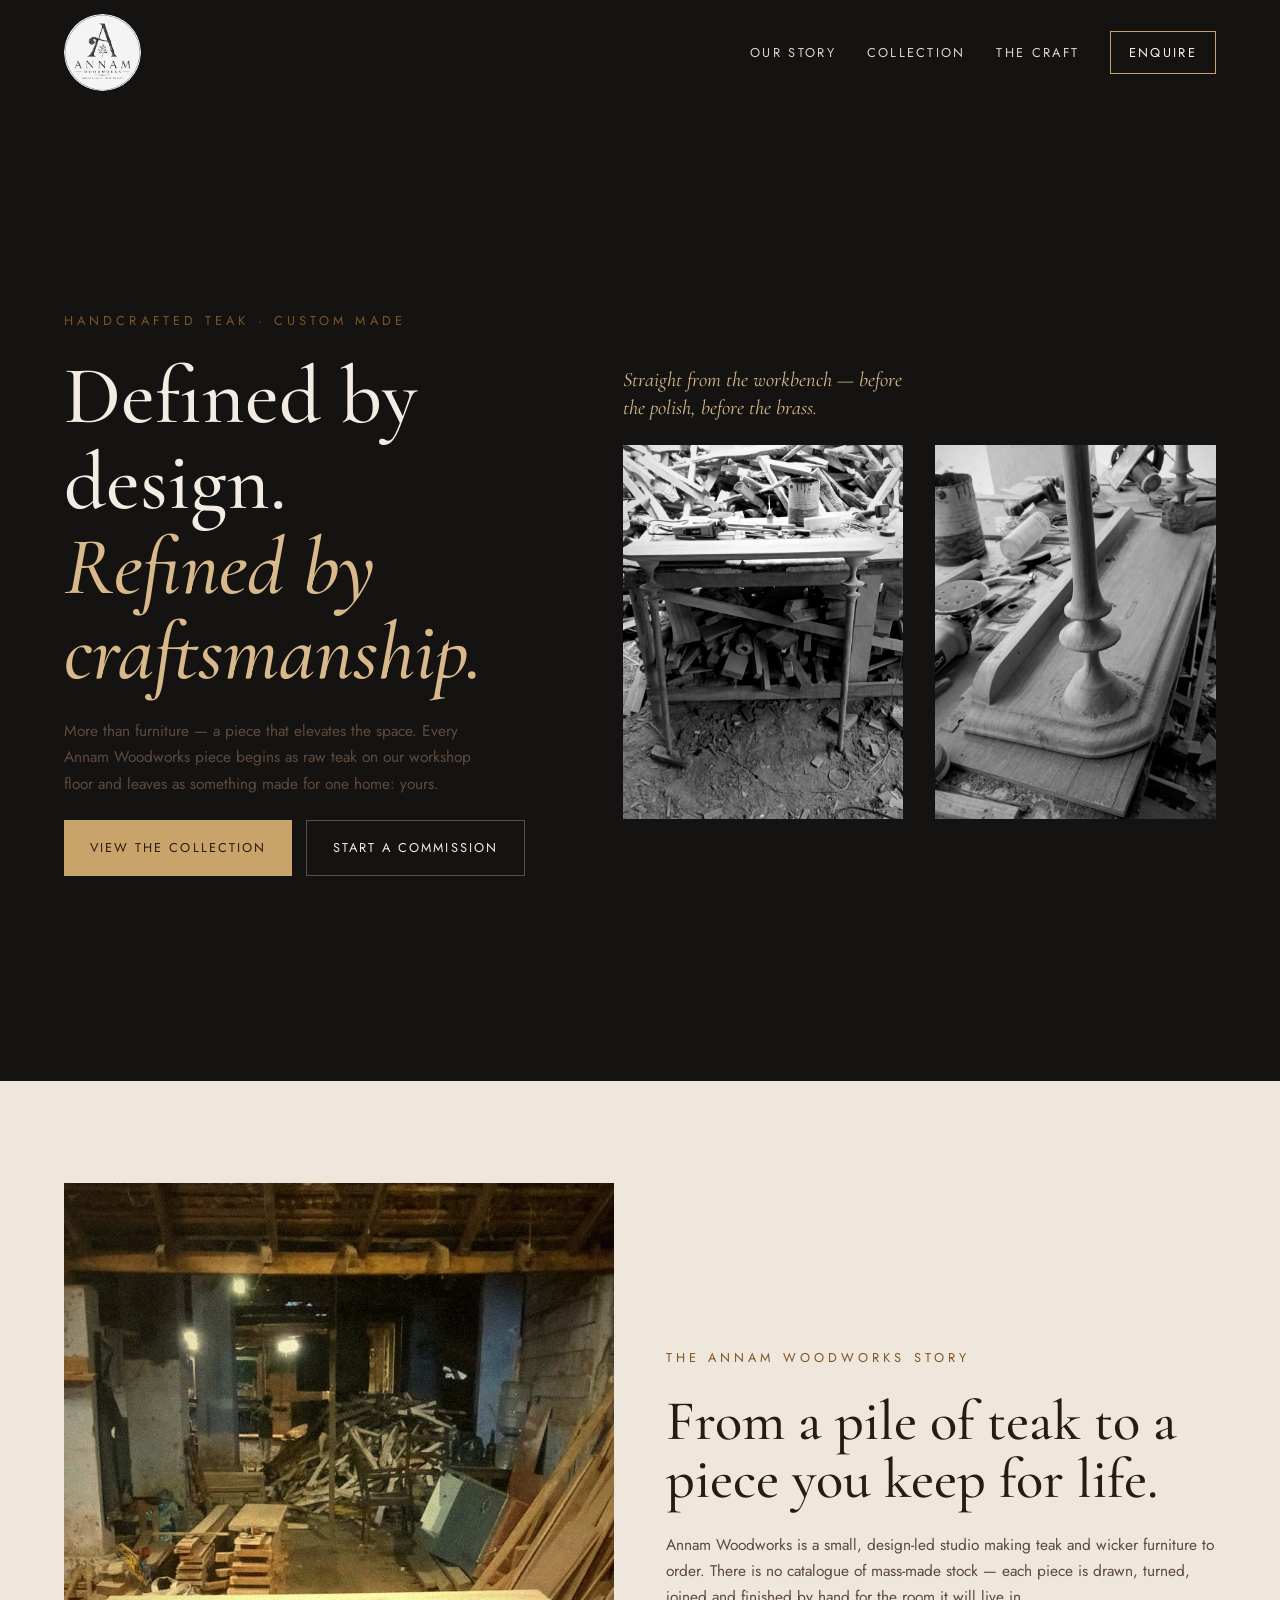
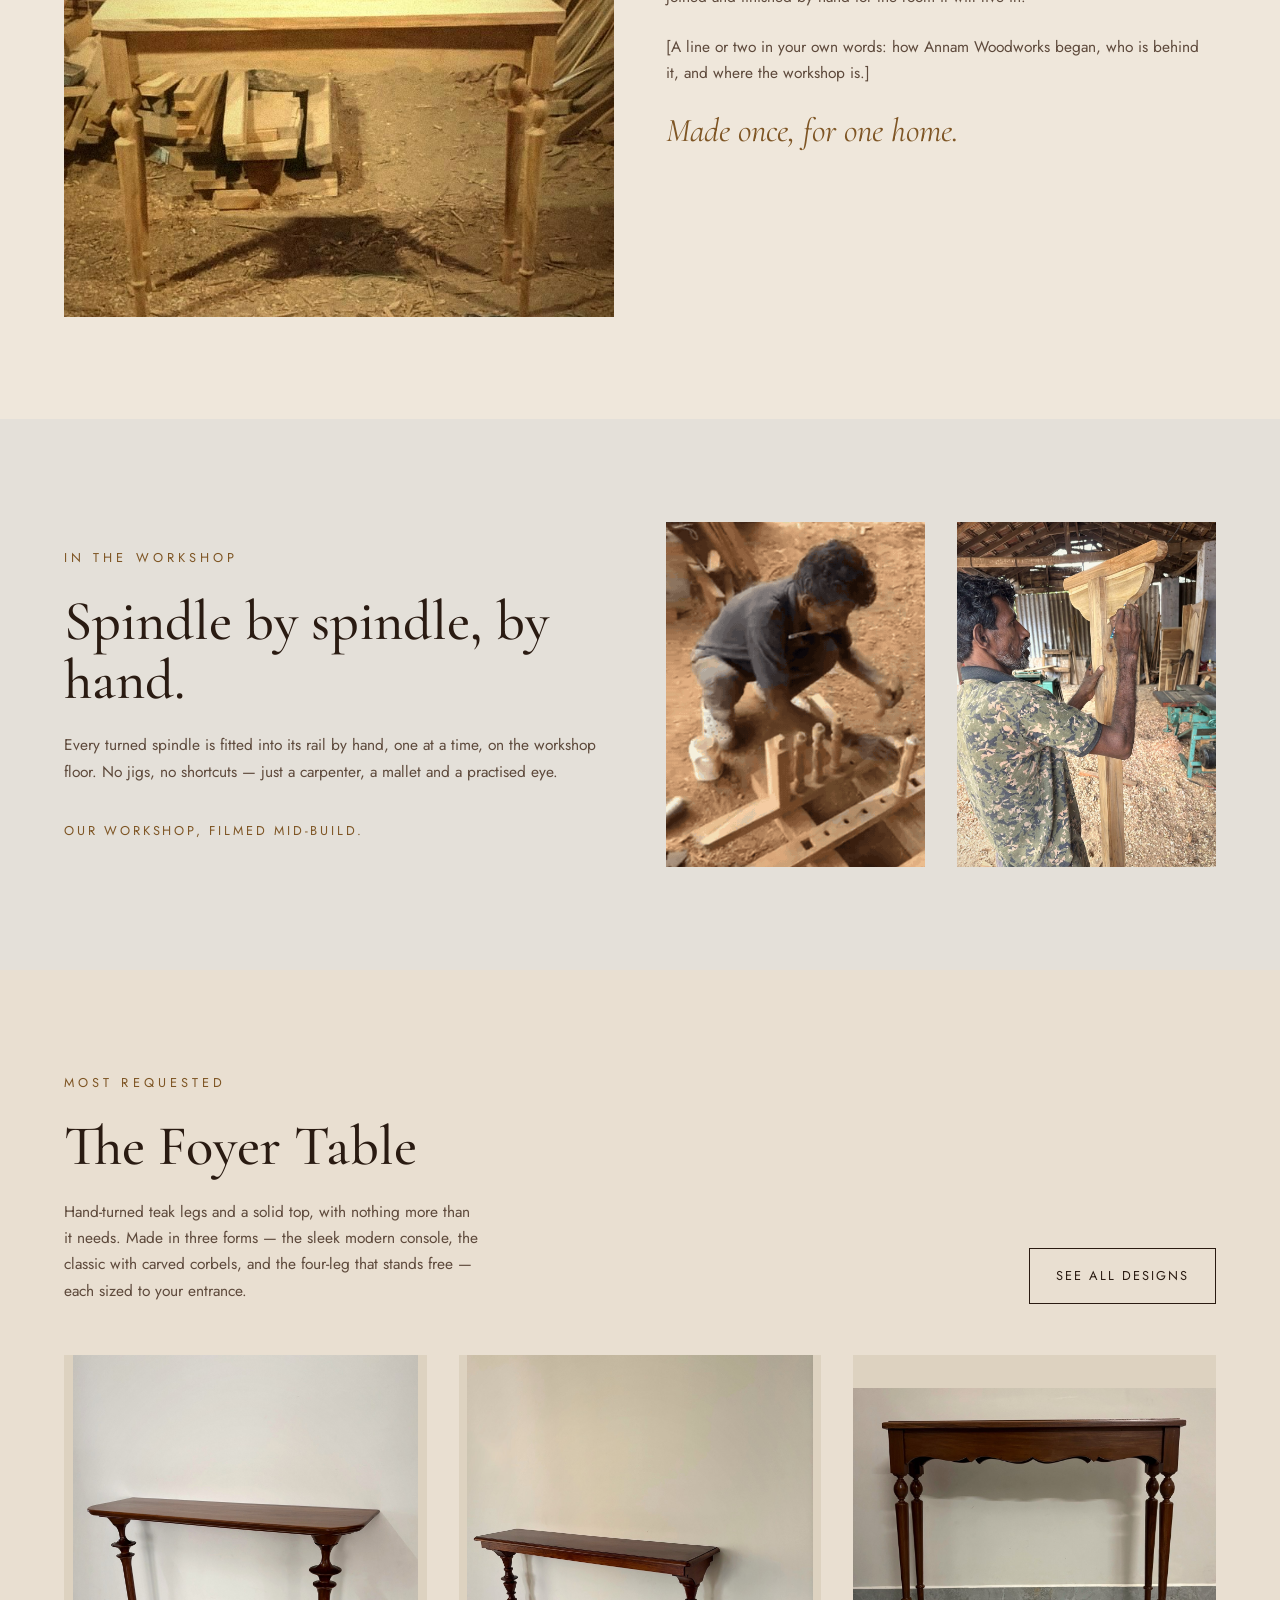
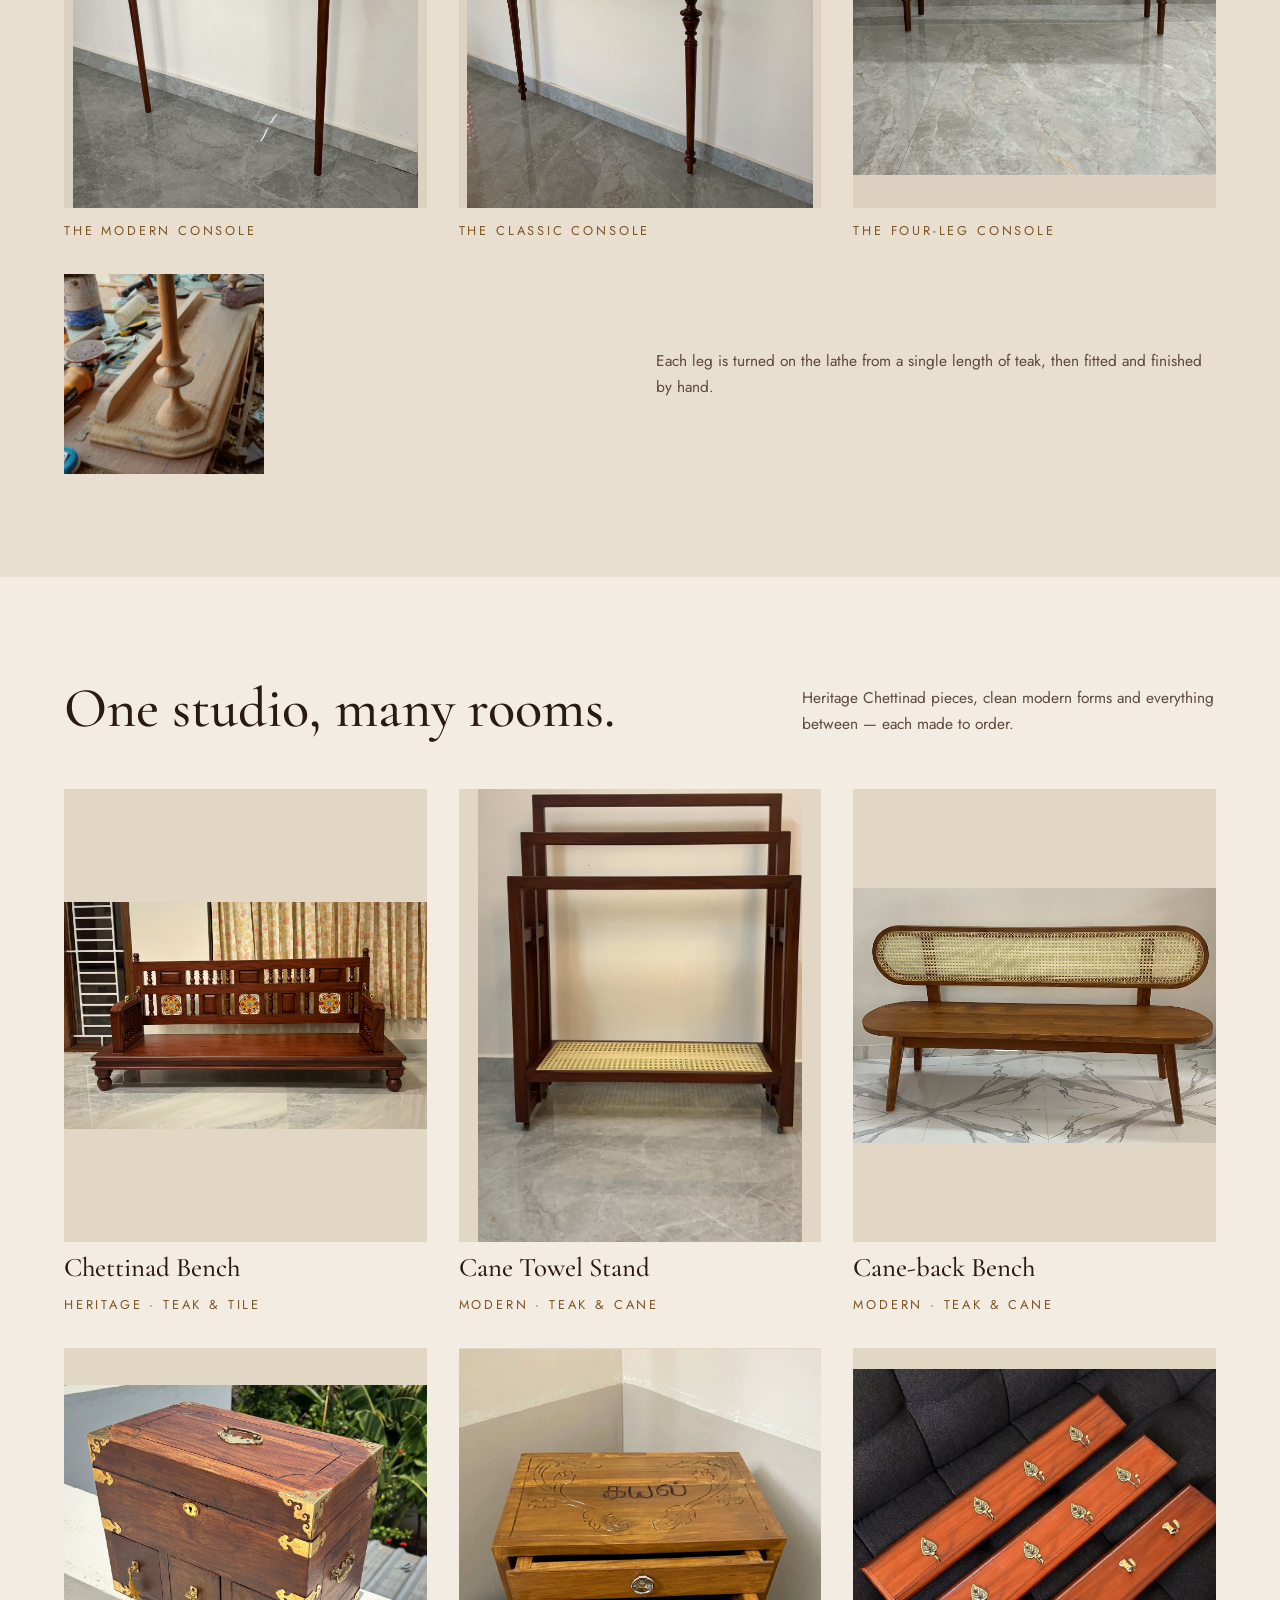
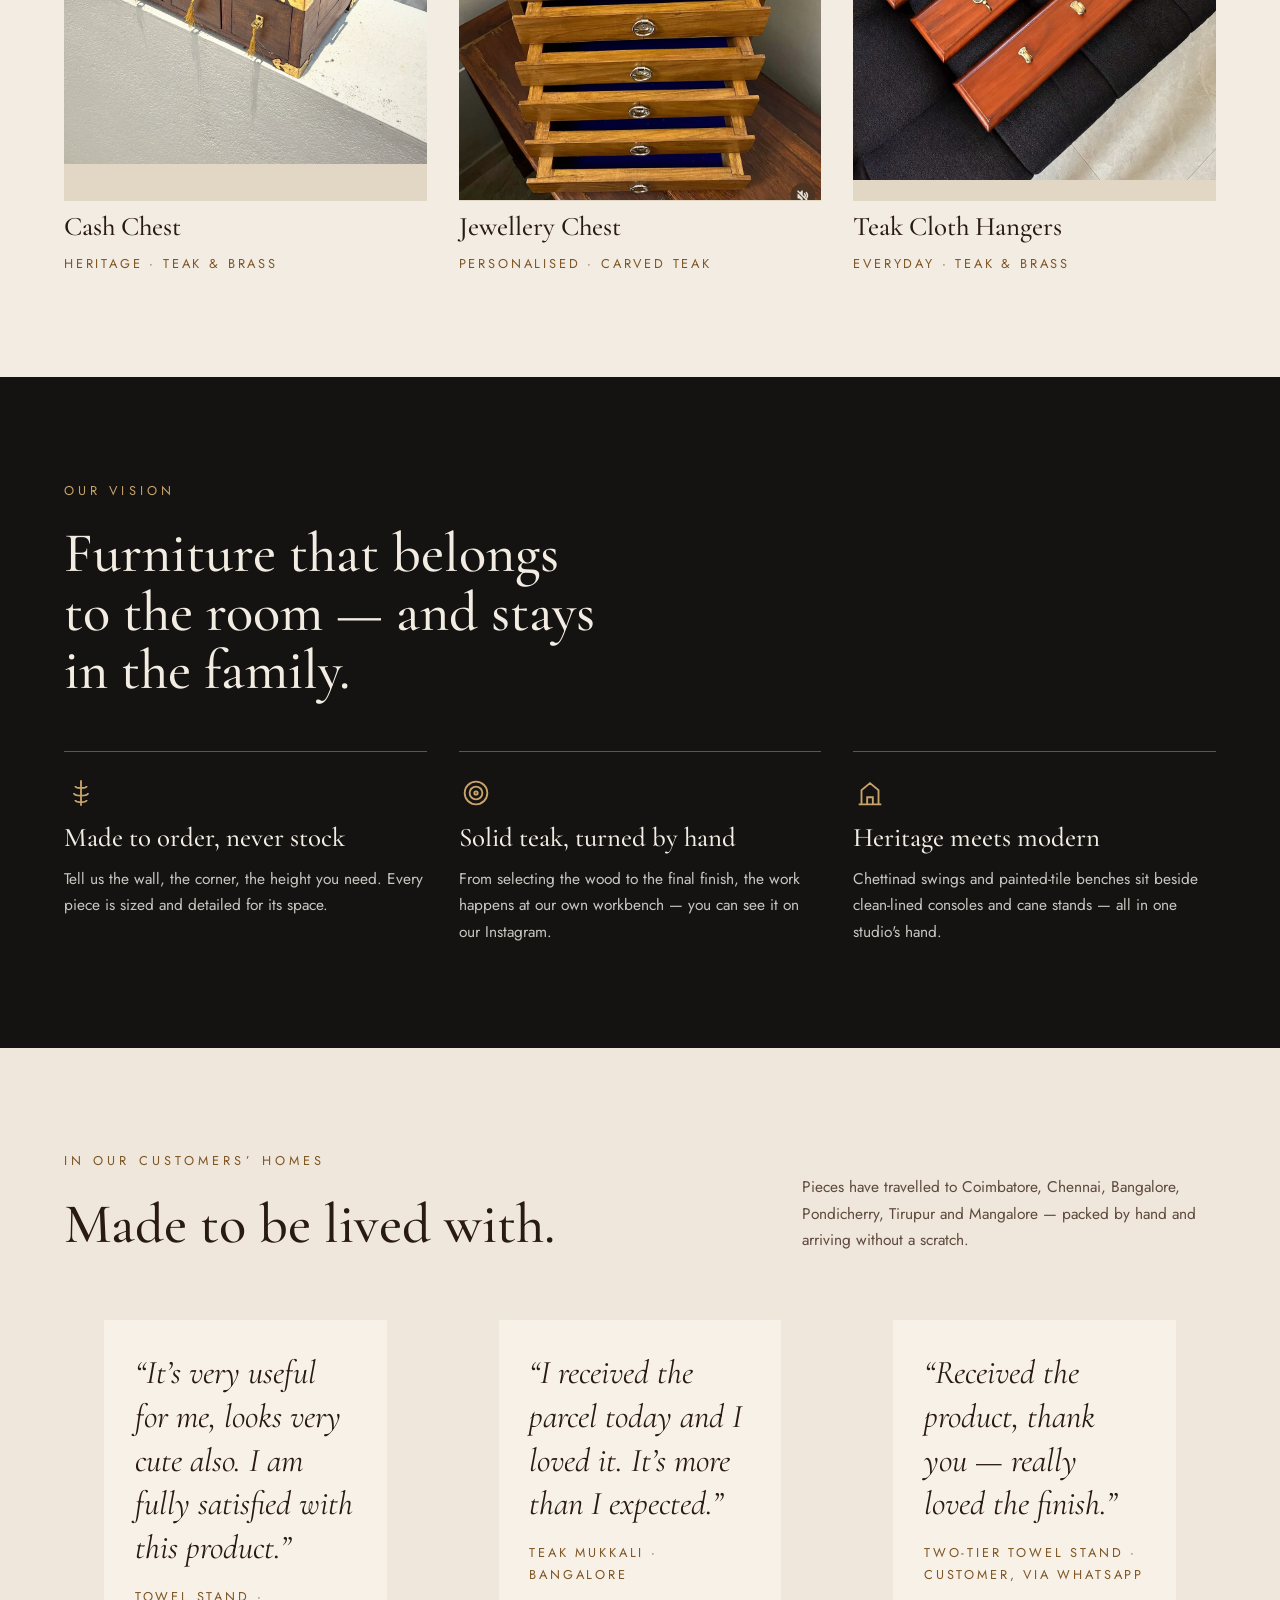
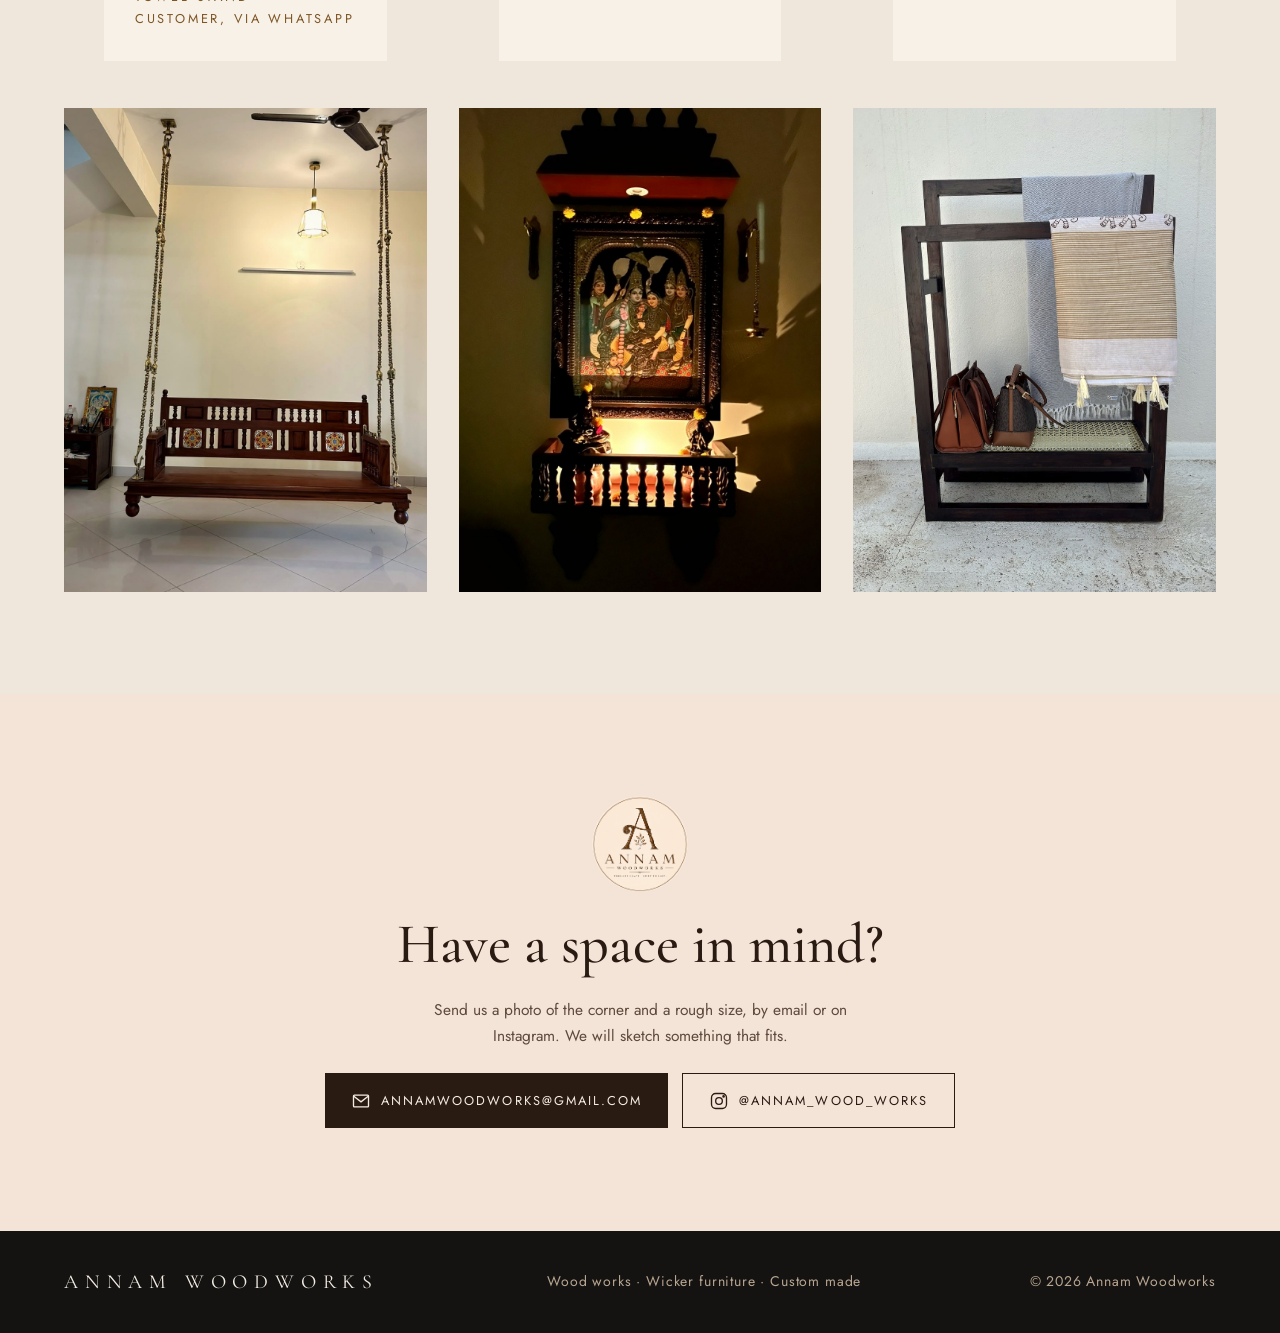
<file: index.html>
<!doctype html>
<html lang="en">
<head>
<meta charset="utf-8">
<meta name="viewport" content="width=device-width, initial-scale=1">
<title>Annam Woodworks — Handcrafted teak furniture, made to order</title>
<meta name="description" content="Annam Woodworks makes custom teak and wicker furniture by hand — foyer tables, Chettinad benches, cane towel stands, chests and more.">
<link rel="icon" href="images/logo.png">
<link rel="preconnect" href="https://fonts.googleapis.com">
<link rel="preconnect" href="https://fonts.gstatic.com" crossorigin>
<link href="https://fonts.googleapis.com/css2?family=Cormorant+Garamond:ital,wght@0,400;0,500;0,600;1,400;1,500&family=Jost:wght@300;400;500&display=swap" rel="stylesheet">
<link rel="stylesheet" href="styles.css">
</head>
<body>

<header class="site-head">
  <div class="wrap">
    <a class="brand" href="index.html"><img class="bw" src="images/logo.png" alt="Annam Woodworks"></a>
    <nav class="nav">
      <a href="#story">Our story</a>
      <a href="collection.html">Collection</a>
      <a href="#craft">The craft</a>
      <a class="btn-ghost" href="#contact">Enquire</a>
    </nav>
  </div>
</header>

<!-- HERO -->
<section class="hero">
  <div class="wrap">
    <div class="stack">
      <p class="eyebrow">Handcrafted teak · Custom made</p>
      <h1>Defined by design.<br><em>Refined by craftsmanship.</em></h1>
      <p class="lede measure">More than furniture — a piece that elevates the space. Every Annam Woodworks piece begins as raw teak on our workshop floor and leaves as something made for one home: yours.</p>
      <div class="btn-row">
        <a class="btn btn--gold" href="collection.html">View the collection</a>
        <a class="btn btn--outline" href="#contact">Start a commission</a>
      </div>
    </div>
    <div class="hero-art">
      <div class="stack">
        <p class="hero-note">Straight from the workbench — before the polish, before the brass.</p>
        <img class="bw shot shot--tall" src="images/workshop-console-raw.jpg" alt="An unfinished teak console table on the workbench">
      </div>
      <img class="bw shot shot--tall" src="images/workshop-legs.jpg" alt="Hand-turned teak legs being fitted to a console top in the workshop">
    </div>
  </div>
</section>

<!-- STORY -->
<section id="story" class="band band--linen">
  <div class="wrap split split--media-first">
    <img class="tone shot shot--tall" src="images/workshop-floor-rustic.jpg" alt="The Annam Woodworks workshop, with teak planks stacked and a console frame taking shape">
    <div class="stack">
      <p class="eyebrow">The Annam Woodworks story</p>
      <h2>From a pile of teak to a piece you keep for life.</h2>
      <p class="lede">Annam Woodworks is a small, design-led studio making teak and wicker furniture to order. There is no catalogue of mass-made stock — each piece is drawn, turned, joined and finished by hand for the room it will live in.</p>
      <p class="lede">[A line or two in your own words: how Annam Woodworks began, who is behind it, and where the workshop is.]</p>
      <p class="quote" style="color: var(--brass);">Made once, for one home.</p>
    </div>
  </div>
</section>

<!-- IN THE WORKSHOP -->
<section class="band band--mist">
  <div class="wrap split">
    <div class="stack">
      <p class="eyebrow">In the workshop</p>
      <h2>Spindle by spindle, by hand.</h2>
      <p class="lede">Every turned spindle is fitted into its rail by hand, one at a time, on the workshop floor. No jigs, no shortcuts — just a carpenter, a mallet and a practised eye.</p>
      <p class="cap">Our workshop, filmed mid-build.</p>
    </div>
    <div class="grid-2">
      <img class="tone shot shot--tall" src="images/workshop-loop.gif" alt="An Annam Woodworks carpenter fitting turned teak spindles into a bench rail">
      <img class="tone shot shot--tall" src="images/workshop-carpenter.jpg" alt="A carpenter marking out a console frame in the thatched workshop">
    </div>
  </div>
</section>

<!-- FEATURED: FOYER TABLE -->
<section class="band band--stone">
  <div class="wrap">
    <div class="head-row">
      <div class="stack">
        <p class="eyebrow">Most requested</p>
        <h2>The Foyer Table</h2>
        <p class="lede measure">Hand-turned teak legs and a solid top, with nothing more than it needs. Made in three forms — the sleek modern console, the classic with carved corbels, and the four-leg that stands free — each sized to your entrance.</p>
      </div>
      <a class="btn btn--outline" href="collection.html">See all designs</a>
    </div>
    <div class="grid-3">
      <figure>
        <img class="tone shot shot--whole" src="images/foyer-modern-refined.jpg" alt="Modern two-leg teak foyer table with a rounded top">
        <figcaption class="cap">The modern console</figcaption>
      </figure>
      <figure>
        <img class="tone shot shot--whole" src="images/foyer-classic-refined.jpg" alt="Classic teak foyer table with turned legs and carved corbels">
        <figcaption class="cap">The classic console</figcaption>
      </figure>
      <figure>
        <img class="tone shot shot--whole" src="images/foyer-fourleg.jpg" alt="Four-leg teak foyer table with a scalloped apron">
        <figcaption class="cap">The four-leg console</figcaption>
      </figure>
    </div>
    <div class="grid-2" style="margin-top: var(--gap); align-items: center;">
      <img class="tone shot shot--square" src="images/workshop-legs.jpg" alt="Foyer table legs before finishing" style="max-width: 200px;">
      <p class="lede">Each leg is turned on the lathe from a single length of teak, then fitted and finished by hand.</p>
    </div>
  </div>
</section>

<!-- COLLECTION PREVIEW -->
<section class="band">
  <div class="wrap">
    <div class="head-row">
      <h2 class="measure">One studio, many rooms.</h2>
      <p class="lede measure">Heritage Chettinad pieces, clean modern forms and everything between — each made to order.</p>
    </div>
    <div class="grid-3">
      <a class="card-link" href="collection.html">
        <img class="tone shot shot--whole" src="images/bench.jpg" alt="Teak Chettinad bench with hand-painted tiles and turned spindles">
        <h3>Chettinad Bench</h3>
        <p class="cap" style="margin: 0;">Heritage · Teak &amp; tile</p>
      </a>
      <a class="card-link" href="collection.html">
        <img class="tone shot shot--whole" src="images/towel-stand-card.jpg" alt="Teak towel stand with three rails and a woven cane shelf">
        <h3>Cane Towel Stand</h3>
        <p class="cap" style="margin: 0;">Modern · Teak &amp; cane</p>
      </a>
      <a class="card-link" href="collection.html">
        <img class="tone shot shot--whole" src="images/cane-bench-front.jpg" alt="Teak bench with a rounded hand-woven cane back">
        <h3>Cane-back Bench</h3>
        <p class="cap" style="margin: 0;">Modern · Teak &amp; cane</p>
      </a>
      <a class="card-link" href="collection.html">
        <img class="tone shot shot--whole" src="images/cashbox-closed.jpg" alt="Teak cash chest with engraved brass fittings and three drawers">
        <h3>Cash Chest</h3>
        <p class="cap" style="margin: 0;">Heritage · Teak &amp; brass</p>
      </a>
      <a class="card-link" href="collection.html">
        <img class="tone shot shot--whole" src="images/jewellery-chest.jpg" alt="Teak jewellery chest with six drawers and a carved lid">
        <h3>Jewellery Chest</h3>
        <p class="cap" style="margin: 0;">Personalised · Carved teak</p>
      </a>
      <a class="card-link" href="collection.html">
        <img class="tone shot shot--whole" src="images/cloth-hangers.jpg" alt="Teak wall hangers with cast brass hooks">
        <h3>Teak Cloth Hangers</h3>
        <p class="cap" style="margin: 0;">Everyday · Teak &amp; brass</p>
      </a>
    </div>
  </div>
</section>

<!-- VISION -->
<section id="craft" class="band band--dark">
  <div class="wrap">
    <div class="stack" style="max-width: 60ch; margin-bottom: clamp(32px, 4vw, 56px);">
      <p class="eyebrow">Our vision</p>
      <h2 style="color: #F3ECE2;">Furniture that belongs to the room — and stays in the family.</h2>
    </div>
    <div class="grid-3">
      <div class="pillar">
        <svg viewBox="0 0 24 24" fill="none" stroke="#C9A46A" stroke-width="1.3" aria-hidden="true"><path d="M12 3v18M8 7c0 2 8 2 8 0M7 12c0 2.5 10 2.5 10 0M8 17c0 2 8 2 8 0"></path></svg>
        <h3 style="color: #F3ECE2;">Made to order, never stock</h3>
        <p class="lede">Tell us the wall, the corner, the height you need. Every piece is sized and detailed for its space.</p>
      </div>
      <div class="pillar">
        <svg viewBox="0 0 24 24" fill="none" stroke="#C9A46A" stroke-width="1.3" aria-hidden="true"><circle cx="12" cy="12" r="8"></circle><circle cx="12" cy="12" r="4.5"></circle><circle cx="12" cy="12" r="1.2"></circle></svg>
        <h3 style="color: #F3ECE2;">Solid teak, turned by hand</h3>
        <p class="lede">From selecting the wood to the final finish, the work happens at our own workbench — you can see it on our Instagram.</p>
      </div>
      <div class="pillar">
        <svg viewBox="0 0 24 24" fill="none" stroke="#C9A46A" stroke-width="1.3" aria-hidden="true"><path d="M4 20h16M6 20V10l6-5 6 5v10M10 20v-5h4v5"></path></svg>
        <h3 style="color: #F3ECE2;">Heritage meets modern</h3>
        <p class="lede">Chettinad swings and painted-tile benches sit beside clean-lined consoles and cane stands — all in one studio's hand.</p>
      </div>
    </div>
  </div>
</section>

<!-- VOICES -->
<section class="band band--linen">
  <div class="wrap">
    <div class="head-row">
      <div class="stack">
        <p class="eyebrow">In our customers’ homes</p>
        <h2>Made to be lived with.</h2>
      </div>
      <p class="lede measure">Pieces have travelled to Coimbatore, Chennai, Bangalore, Pondicherry, Tirupur and Mangalore — packed by hand and arriving without a scratch.</p>
    </div>
    <div class="grid-3" style="margin-bottom: var(--gap);">
      <blockquote class="quote-card">
        <p class="quote">“It’s very useful for me, looks very cute also. I am fully satisfied with this product.”</p>
        <p class="cap" style="margin: 0;">Towel stand · Customer, via WhatsApp</p>
      </blockquote>
      <blockquote class="quote-card">
        <p class="quote">“I received the parcel today and I loved it. It’s more than I expected.”</p>
        <p class="cap" style="margin: 0;">Teak mukkali · Bangalore</p>
      </blockquote>
      <blockquote class="quote-card">
        <p class="quote">“Received the product, thank you — really loved the finish.”</p>
        <p class="cap" style="margin: 0;">Two-tier towel stand · Customer, via WhatsApp</p>
      </blockquote>
    </div>
    <div class="grid-3">
      <img class="tone shot shot--tall" src="images/home-oonjal.jpg" alt="A teak oonjal swing hung in a customer's living room">
      <img class="tone shot shot--tall" src="images/home-pooja-mandir.jpg" alt="A carved pooja mandir lit with lamps in a customer's home">
      <img class="tone shot shot--tall" src="images/towel-styled.jpg" alt="Towel stand in use with towels and bags">
    </div>
  </div>
</section>

<!-- CONTACT -->
<section id="contact" class="band band--blush">
  <div class="wrap stack" style="align-items: center; text-align: center;">
    <img src="images/logo.png" alt="" style="width: 96px; height: 96px; border-radius: 50%;">
    <h2>Have a space in mind?</h2>
    <p class="lede measure">Send us a photo of the corner and a rough size, by email or on Instagram. We will sketch something that fits.</p>
    <div class="btn-row" style="justify-content: center;">
      <a class="btn btn--solid" href="mailto:annamwoodworks@gmail.com">
        <svg width="20" height="20" viewBox="0 0 24 24" fill="none" stroke="#F3ECE2" stroke-width="1.6" aria-hidden="true"><rect x="3" y="5" width="18" height="14" rx="1"></rect><path d="M3 6l9 7 9-7"></path></svg>
        annamwoodworks@gmail.com
      </a>
      <a class="btn btn--outline" href="https://www.instagram.com/annam_wood_works/">
        <svg width="20" height="20" viewBox="0 0 24 24" fill="none" stroke="#2A1B12" stroke-width="1.6" aria-hidden="true"><rect x="3" y="3" width="18" height="18" rx="5"></rect><circle cx="12" cy="12" r="4"></circle><circle cx="17.5" cy="6.5" r="0.8"></circle></svg>
        @annam_wood_works
      </a>
    </div>
  </div>
</section>

<footer class="site-foot">
  <div class="wrap">
    <span class="mark">ANNAM WOODWORKS</span>
    <span>Wood works · Wicker furniture · Custom made</span>
    <span>© 2026 Annam Woodworks</span>
  </div>
</footer>

</body>
</html>
</file>
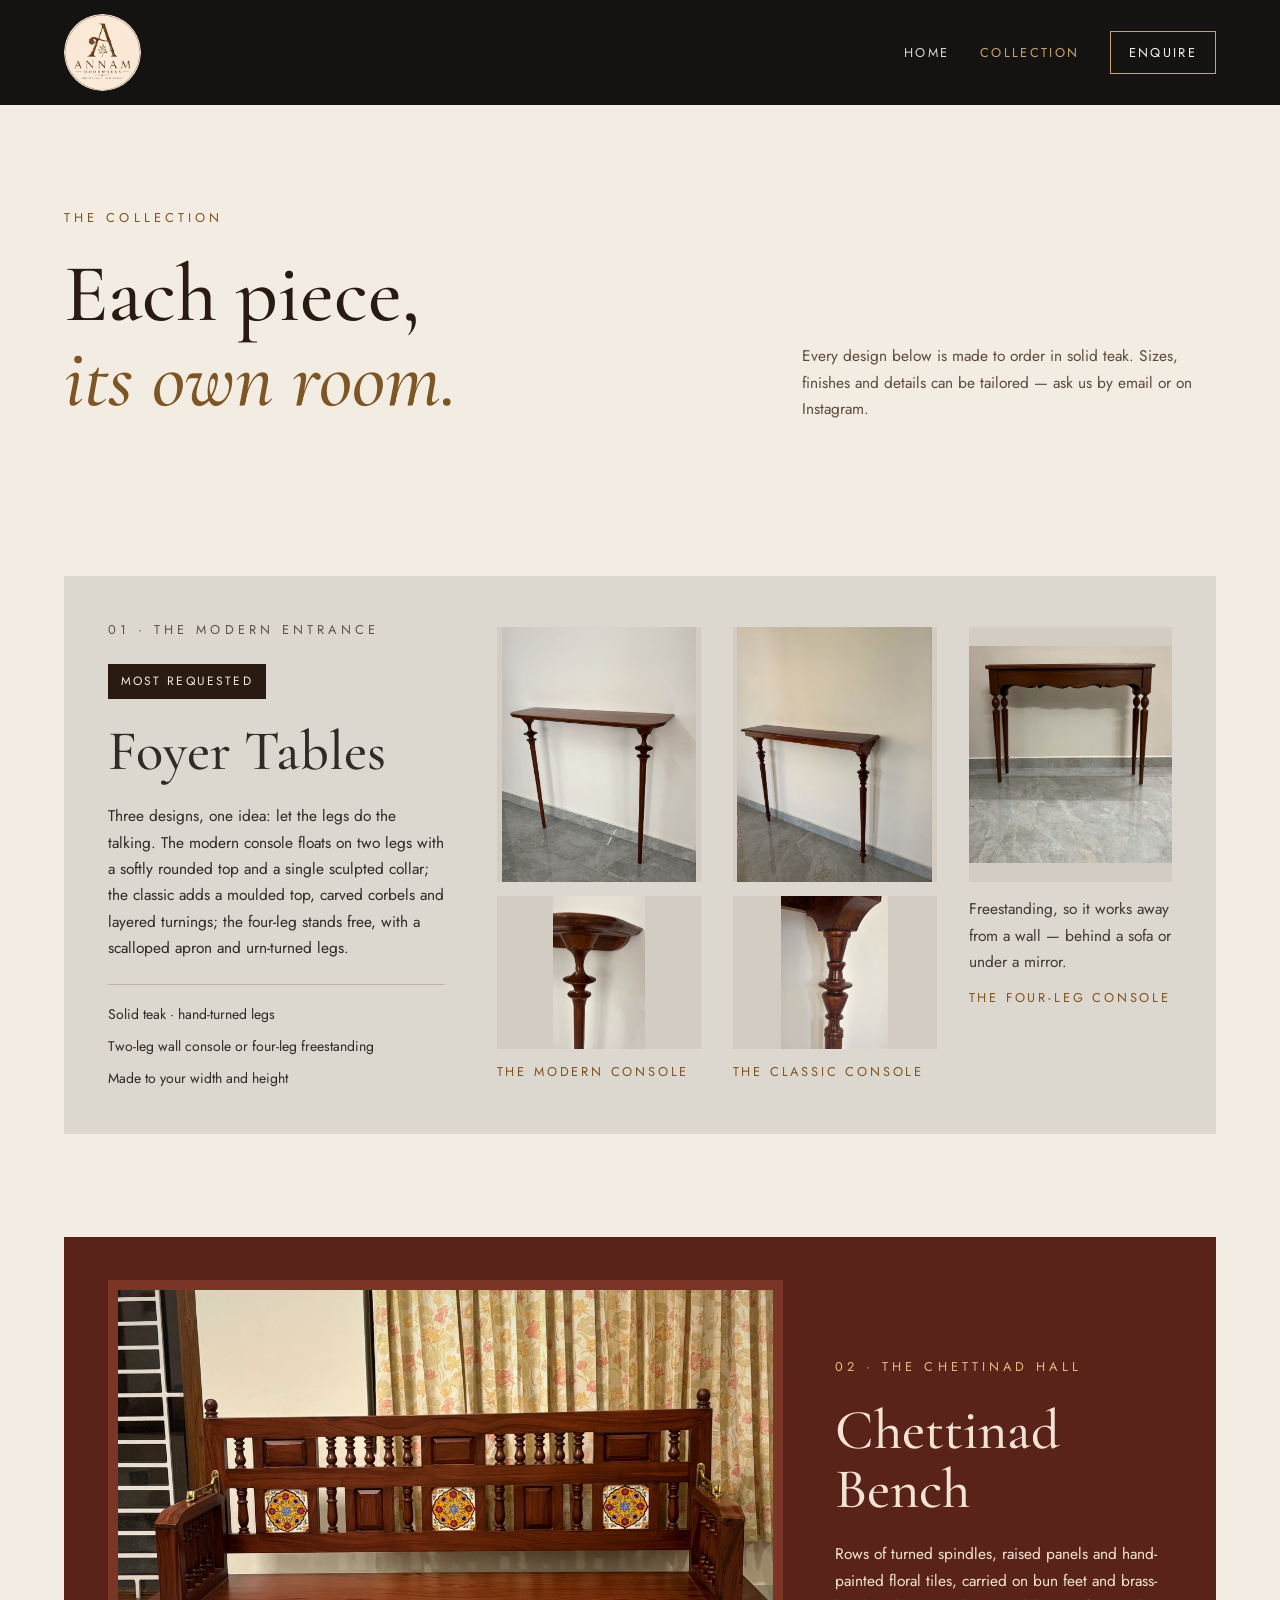
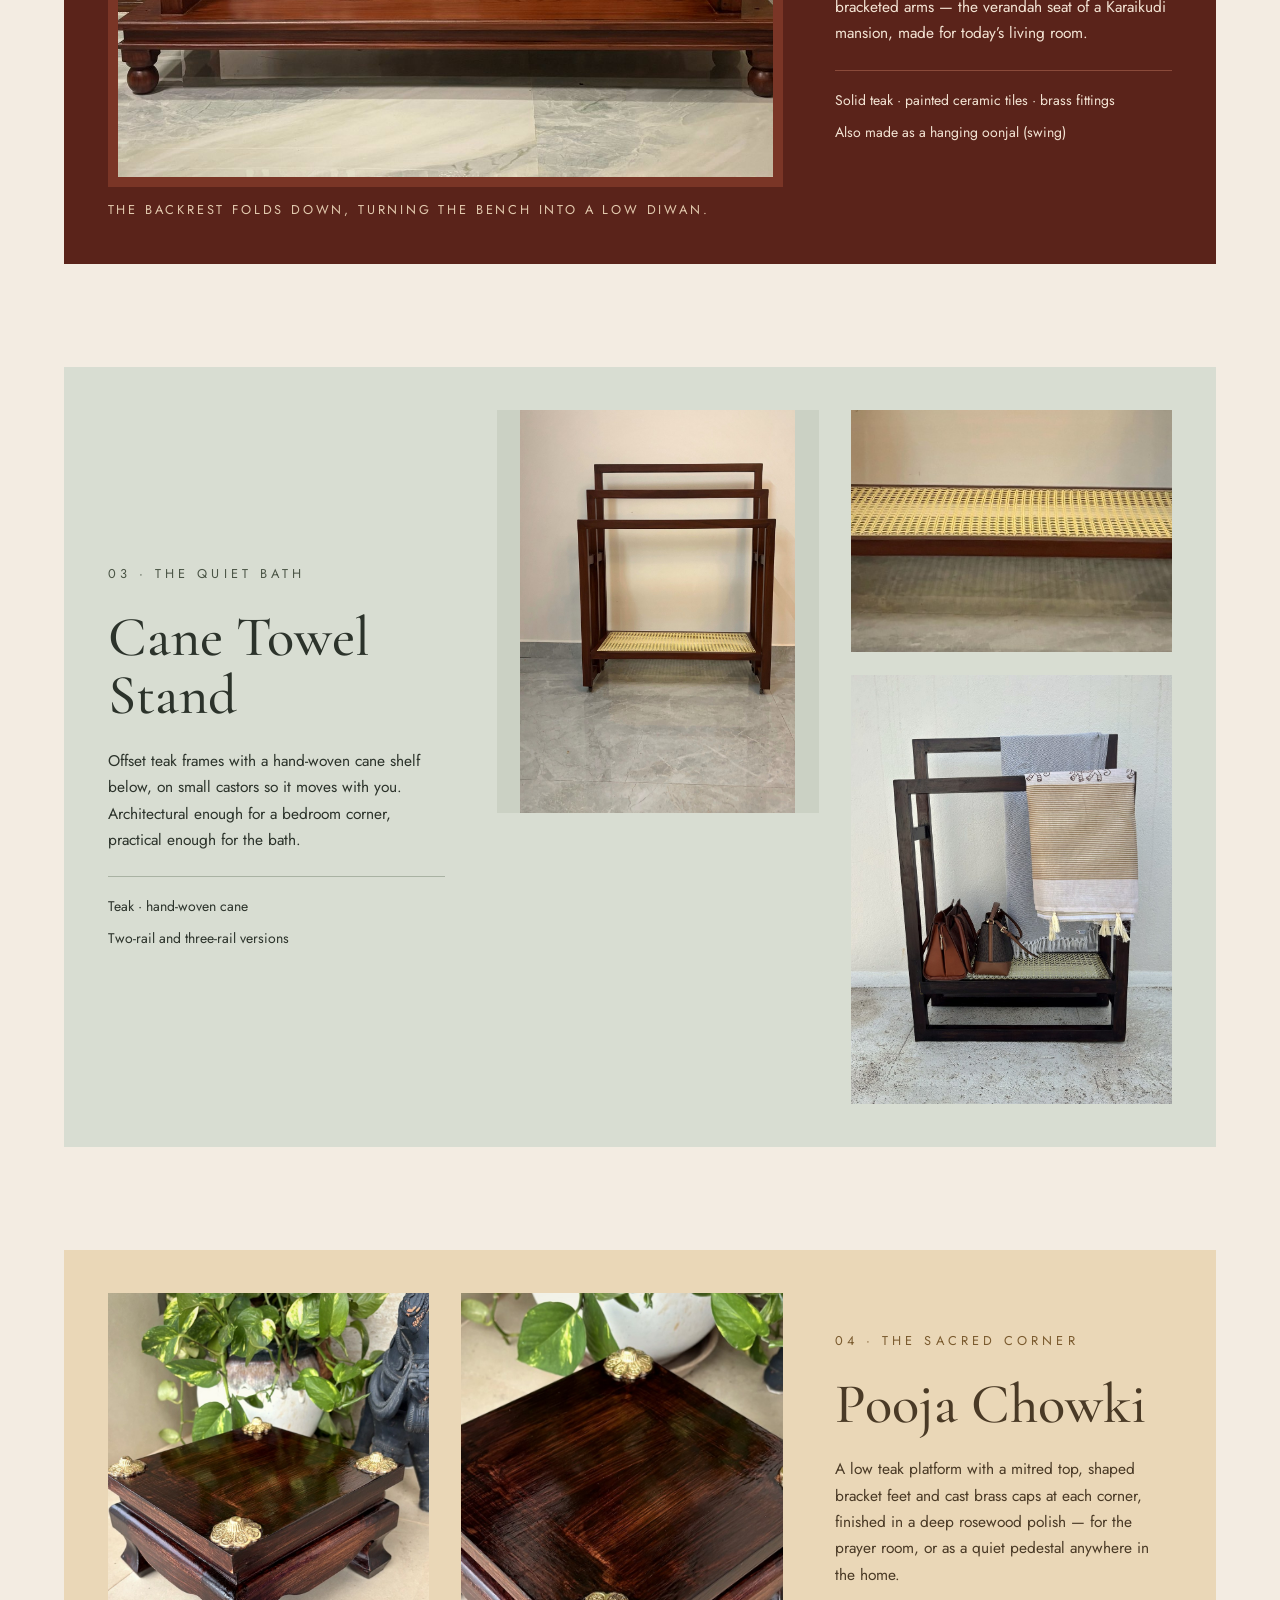
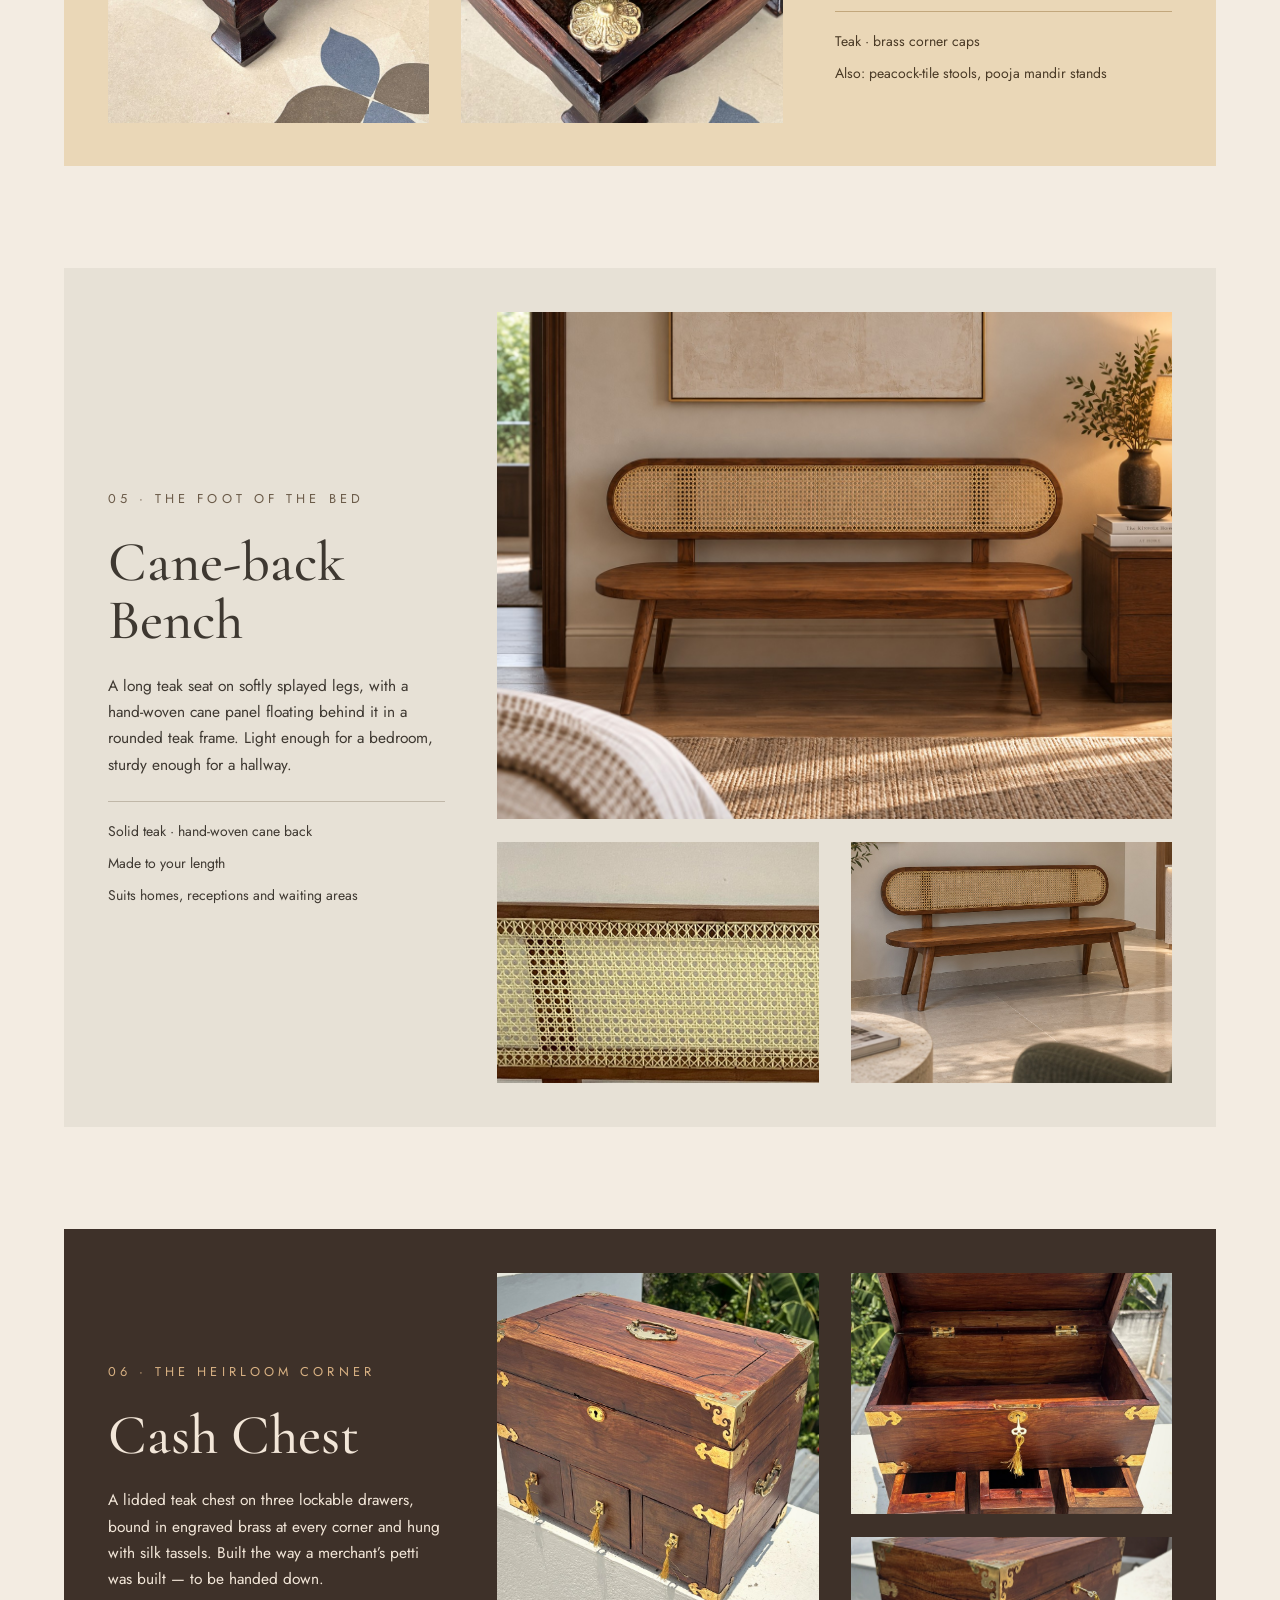
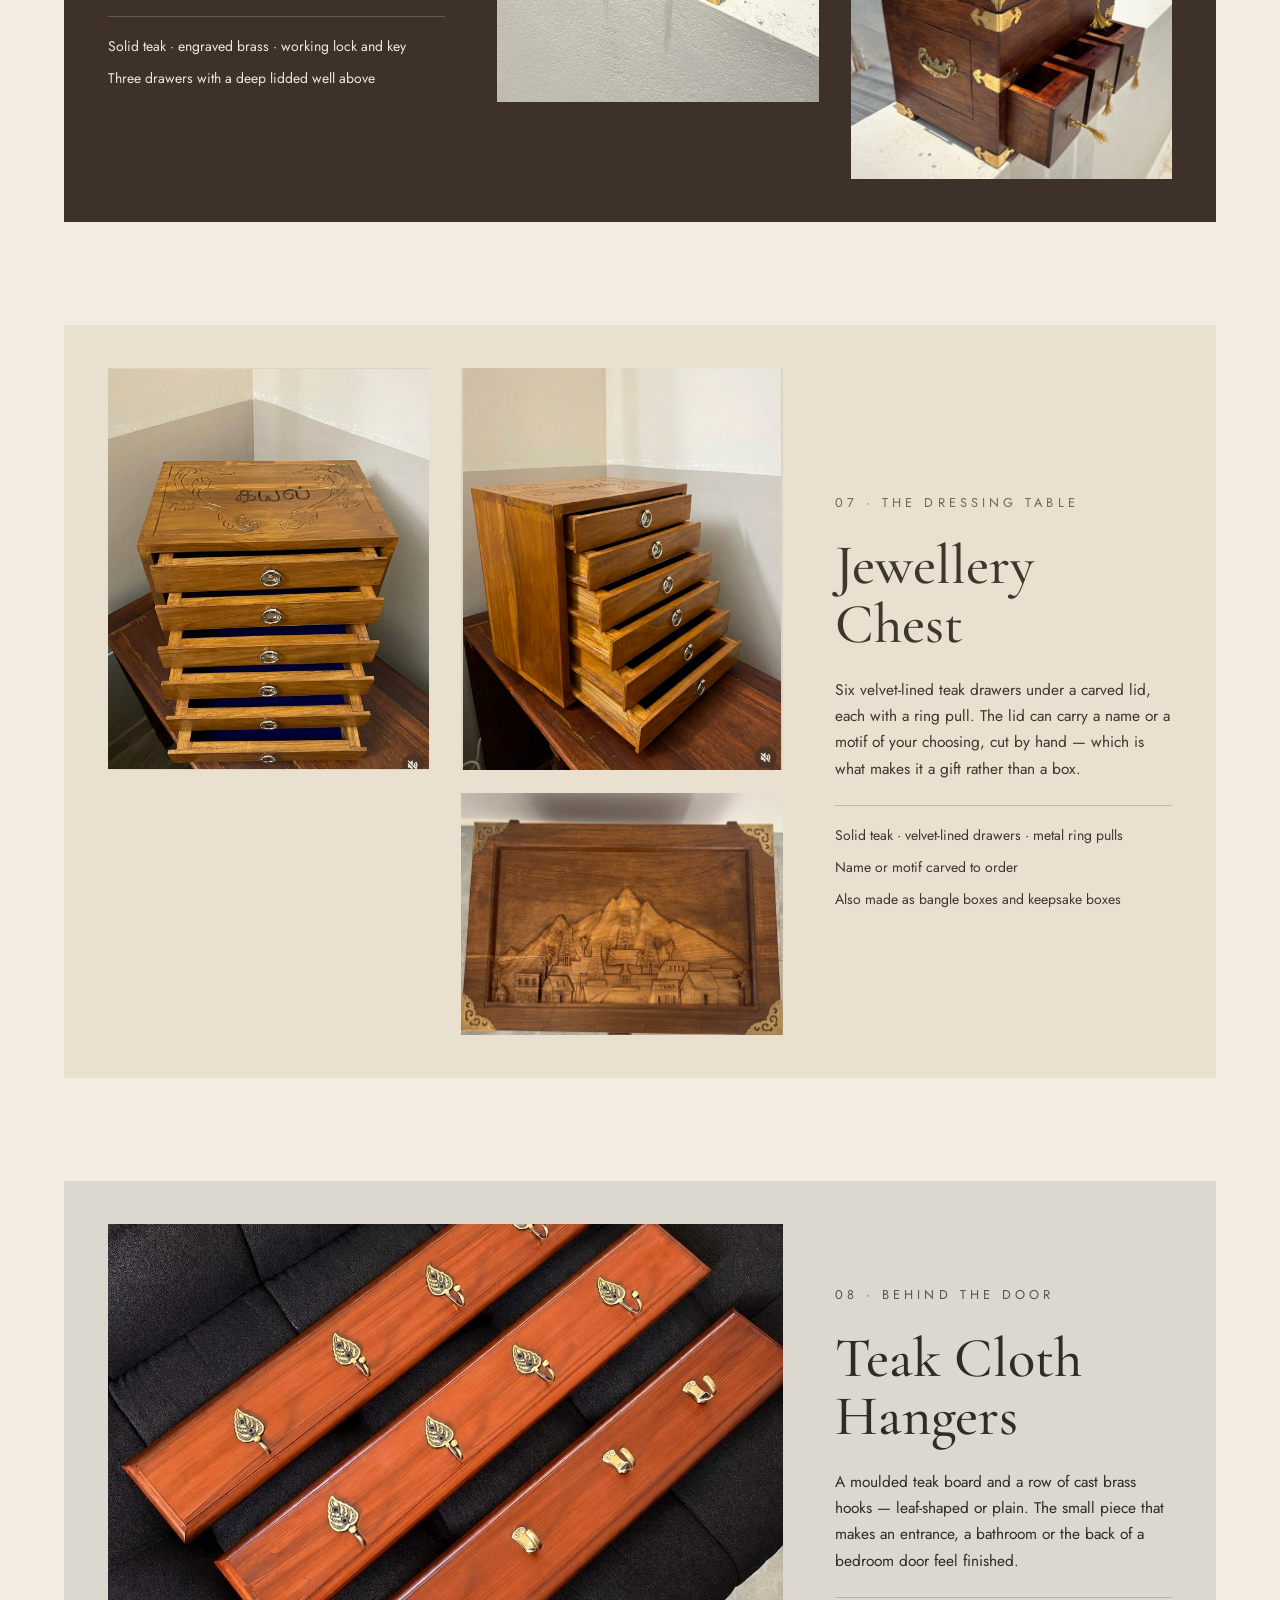
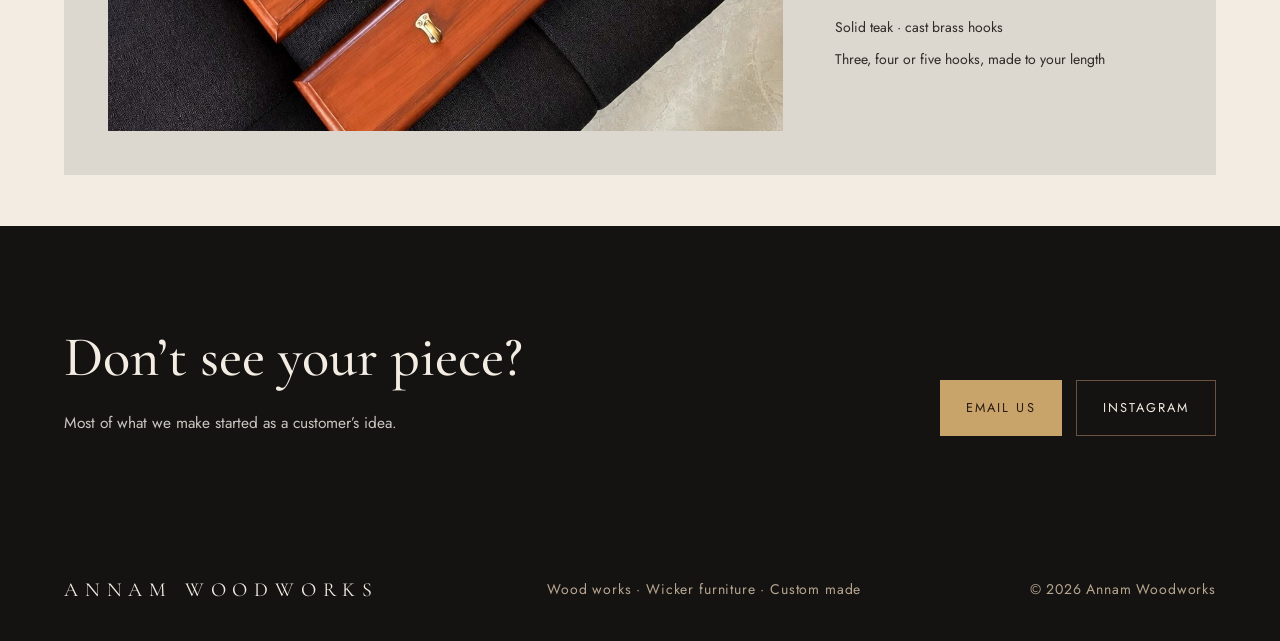
<file: collection.html>
<!doctype html>
<html lang="en">
<head>
<meta charset="utf-8">
<meta name="viewport" content="width=device-width, initial-scale=1">
<title>Collection — Annam Woodworks</title>
<meta name="description" content="Foyer tables, Chettinad benches, cane towel stands, pooja chowkis, cash chests, jewellery chests and teak cloth hangers — all made to order in solid teak.">
<link rel="icon" href="images/logo.png">
<link rel="preconnect" href="https://fonts.googleapis.com">
<link rel="preconnect" href="https://fonts.gstatic.com" crossorigin>
<link href="https://fonts.googleapis.com/css2?family=Cormorant+Garamond:ital,wght@0,400;0,500;0,600;1,400;1,500&family=Jost:wght@300;400;500&display=swap" rel="stylesheet">
<link rel="stylesheet" href="styles.css">
</head>
<body>

<header class="site-head">
  <div class="wrap">
    <a class="brand" href="index.html"><img src="images/logo.png" alt="Annam Woodworks"></a>
    <nav class="nav">
      <a href="index.html">Home</a>
      <a class="is-current" href="collection.html">Collection</a>
      <a class="btn-ghost" href="index.html#contact">Enquire</a>
    </nav>
  </div>
</header>

<!-- PAGE HEAD -->
<section class="band">
  <div class="wrap head-row" style="margin-bottom: 0;">
    <div class="stack">
      <p class="eyebrow">The collection</p>
      <h1>Each piece,<br><em style="color: var(--brass);">its own room.</em></h1>
    </div>
    <p class="lede measure">Every design below is made to order in solid teak. Sizes, finishes and details can be tailored — ask us by email or on Instagram.</p>
  </div>
</section>

<!-- 01 FOYER -->
<section class="piece">
  <div class="wrap">
    <div class="inner p-stone">
      <div class="stack">
        <p class="eyebrow" style="color: #5B554C;">01 · The modern entrance</p>
        <span class="tag">Most requested</span>
        <h2>Foyer Tables</h2>
        <p>Three designs, one idea: let the legs do the talking. The modern console floats on two legs with a softly rounded top and a single sculpted collar; the classic adds a moulded top, carved corbels and layered turnings; the four-leg stands free, with a scalloped apron and urn-turned legs.</p>
        <div class="specs">
          <p>Solid teak · hand-turned legs</p>
          <p>Two-leg wall console or four-leg freestanding</p>
          <p>Made to your width and height</p>
        </div>
      </div>
      <div class="media-col grid-3">
        <figure>
          <img class="shot shot--whole on-stone" src="images/foyer-modern-refined.jpg" alt="Modern teak foyer table">
          <img class="shot shot--whole on-stone" src="images/foyer-modern-detail.jpg" alt="Sculpted collar and turnings on the modern foyer table leg" style="aspect-ratio: 4 / 3; margin-top: 14px;">
          <figcaption class="cap">The modern console</figcaption>
        </figure>
        <figure>
          <img class="shot shot--whole on-stone" src="images/foyer-classic-refined.jpg" alt="Classic teak foyer table">
          <img class="shot shot--whole on-stone" src="images/foyer-classic-detail.jpg" alt="Carved corbel and layered turnings on the classic foyer table leg" style="aspect-ratio: 4 / 3; margin-top: 14px;">
          <figcaption class="cap">The classic console</figcaption>
        </figure>
        <figure>
          <img class="shot shot--whole on-stone" src="images/foyer-fourleg.jpg" alt="Four-leg teak foyer table with a scalloped apron">
          <p class="lede" style="margin-top: 14px; color: #3F3A33;">Freestanding, so it works away from a wall — behind a sofa or under a mirror.</p>
          <figcaption class="cap">The four-leg console</figcaption>
        </figure>
      </div>
    </div>
  </div>
</section>

<!-- 02 CHETTINAD -->
<section class="piece">
  <div class="wrap">
    <div class="inner flip p-oxide">
      <div class="media-col">
        <img class="shot shot--wide" src="images/bench.jpg" alt="Teak Chettinad bench with turned spindles, raised panels and three hand-painted tiles" style="border: 10px solid #7A3526;">
        <p class="cap" style="color: #E2C9AE;">The backrest folds down, turning the bench into a low diwan.</p>
      </div>
      <div class="stack">
        <p class="eyebrow">02 · The Chettinad hall</p>
        <h2>Chettinad Bench</h2>
        <p>Rows of turned spindles, raised panels and hand-painted floral tiles, carried on bun feet and brass-bracketed arms — the verandah seat of a Karaikudi mansion, made for today’s living room.</p>
        <div class="specs">
          <p>Solid teak · painted ceramic tiles · brass fittings</p>
          <p>Also made as a hanging oonjal (swing)</p>
        </div>
      </div>
    </div>
  </div>
</section>

<!-- 03 BATH -->
<section class="piece">
  <div class="wrap">
    <div class="inner p-sage">
      <div class="stack">
        <p class="eyebrow" style="color: #4B5546;">03 · The quiet bath</p>
        <h2>Cane Towel Stand</h2>
        <p>Offset teak frames with a hand-woven cane shelf below, on small castors so it moves with you. Architectural enough for a bedroom corner, practical enough for the bath.</p>
        <div class="specs" style="border-color: #A9B2A3;">
          <p>Teak · hand-woven cane</p>
          <p>Two-rail and three-rail versions</p>
        </div>
      </div>
      <div class="media-col grid-2">
        <img class="shot shot--whole on-sage" src="images/towel-stand-three-rail.jpg" alt="Three-rail teak towel stand with a woven cane shelf">
        <div class="stack">
          <img class="shot shot--wide" src="images/towel-cane-detail.jpg" alt="Close-up of the hand-woven cane shelf and its teak frame">
          <img class="shot shot--tall" src="images/towel-styled.jpg" alt="The towel stand in use with towels and bags">
        </div>
      </div>
    </div>
  </div>
</section>

<!-- 04 POOJA -->
<section class="piece">
  <div class="wrap">
    <div class="inner flip p-saffron">
      <div class="media-col grid-2">
        <img class="shot shot--tall" src="images/chowki-main.jpg" alt="Dark teak pooja chowki with cast brass corner caps and shaped feet">
        <img class="shot shot--tall" src="images/chowki-detail.jpg" alt="The chowki from above, showing the mitred top and four brass caps">
      </div>
      <div class="stack">
        <p class="eyebrow" style="color: #7A5A2E;">04 · The sacred corner</p>
        <h2>Pooja Chowki</h2>
        <p>A low teak platform with a mitred top, shaped bracket feet and cast brass caps at each corner, finished in a deep rosewood polish — for the prayer room, or as a quiet pedestal anywhere in the home.</p>
        <div class="specs" style="border-color: #C2A77C;">
          <p>Teak · brass corner caps</p>
          <p>Also: peacock-tile stools, pooja mandir stands</p>
        </div>
      </div>
    </div>
  </div>
</section>

<!-- 05 CANE-BACK BENCH -->
<section class="piece">
  <div class="wrap">
    <div class="inner p-linen">
      <div class="stack">
        <p class="eyebrow" style="color: #6B5B49;">05 · The foot of the bed</p>
        <h2>Cane-back Bench</h2>
        <p>A long teak seat on softly splayed legs, with a hand-woven cane panel floating behind it in a rounded teak frame. Light enough for a bedroom, sturdy enough for a hallway.</p>
        <div class="specs" style="border-color: #C0B7A8;">
          <p>Solid teak · hand-woven cane back</p>
          <p>Made to your length</p>
          <p>Suits homes, receptions and waiting areas</p>
        </div>
      </div>
      <div class="media-col stack">
        <img class="shot shot--wide" src="images/cane-bench-bedroom.jpg" alt="Teak cane-back bench at the foot of a bed, on a jute rug">
        <div class="grid-2">
          <img class="shot shot--wide" src="images/cane-bench-detail.jpg" alt="Close-up of the hand-woven cane panel and its rounded teak frame">
          <img class="shot shot--wide" src="images/cane-bench-reception.jpg" alt="The same bench used as seating in a reception waiting area">
        </div>
      </div>
    </div>
  </div>
</section>

<!-- 06 CASH CHEST -->
<section class="piece">
  <div class="wrap">
    <div class="inner p-walnut">
      <div class="stack">
        <p class="eyebrow">06 · The heirloom corner</p>
        <h2>Cash Chest</h2>
        <p>A lidded teak chest on three lockable drawers, bound in engraved brass at every corner and hung with silk tassels. Built the way a merchant’s petti was built — to be handed down.</p>
        <div class="specs">
          <p>Solid teak · engraved brass · working lock and key</p>
          <p>Three drawers with a deep lidded well above</p>
        </div>
      </div>
      <div class="media-col grid-2">
        <img class="shot shot--tall" src="images/cashbox-closed.jpg" alt="Teak cash chest closed, with brass corners and tasselled drawer pulls">
        <div class="stack">
          <img class="shot shot--wide" src="images/cashbox-open.jpg" alt="The chest open, showing the lidded well and three drawers">
          <img class="shot shot--wide" src="images/cashbox-drawers.jpg" alt="Side view with the drawers pulled out and brass carry handle">
        </div>
      </div>
    </div>
  </div>
</section>

<!-- 07 JEWELLERY CHEST -->
<section class="piece">
  <div class="wrap">
    <div class="inner flip p-clay">
      <div class="media-col grid-2">
        <img class="shot shot--whole on-sand" src="images/jewellery-chest.jpg" alt="Teak jewellery chest with six open drawers and a carved name on the lid">
        <div class="stack">
          <img class="shot shot--whole on-sand" src="images/jewellery-chest-angle.jpg" alt="The chest seen from the side with its drawers stepped open">
          <img class="shot shot--wide" src="images/carved-lid.jpg" alt="A chest lid carved with a temple-town scene, bound in brass">
        </div>
      </div>
      <div class="stack">
        <p class="eyebrow" style="color: #7A6547;">07 · The dressing table</p>
        <h2>Jewellery Chest</h2>
        <p>Six velvet-lined teak drawers under a carved lid, each with a ring pull. The lid can carry a name or a motif of your choosing, cut by hand — which is what makes it a gift rather than a box.</p>
        <div class="specs" style="border-color: #C5B79C;">
          <p>Solid teak · velvet-lined drawers · metal ring pulls</p>
          <p>Name or motif carved to order</p>
          <p>Also made as bangle boxes and keepsake boxes</p>
        </div>
      </div>
    </div>
  </div>
</section>

<!-- 08 CLOTH HANGERS -->
<section class="piece">
  <div class="wrap">
    <div class="inner flip p-stone">
      <div class="media-col">
        <img class="shot shot--wide" src="images/cloth-hangers.jpg" alt="Three teak wall hangers with brass leaf and plain hooks">
      </div>
      <div class="stack">
        <p class="eyebrow" style="color: #5B554C;">08 · Behind the door</p>
        <h2>Teak Cloth Hangers</h2>
        <p>A moulded teak board and a row of cast brass hooks — leaf-shaped or plain. The small piece that makes an entrance, a bathroom or the back of a bedroom door feel finished.</p>
        <div class="specs">
          <p>Solid teak · cast brass hooks</p>
          <p>Three, four or five hooks, made to your length</p>
        </div>
      </div>
    </div>
  </div>
</section>

<!-- CLOSING -->
<section class="band band--dark">
  <div class="wrap head-row" style="margin-bottom: 0;">
    <div class="stack">
      <h2 style="color: #F3ECE2;">Don’t see your piece?</h2>
      <p class="lede">Most of what we make started as a customer’s idea.</p>
    </div>
    <div class="btn-row">
      <a class="btn btn--gold" href="mailto:annamwoodworks@gmail.com">Email us</a>
      <a class="btn btn--outline" style="border-color: #6B5140; color: #F3ECE2;" href="https://www.instagram.com/annam_wood_works/">Instagram</a>
    </div>
  </div>
</section>

<footer class="site-foot">
  <div class="wrap">
    <span class="mark">ANNAM WOODWORKS</span>
    <span>Wood works · Wicker furniture · Custom made</span>
    <span>© 2026 Annam Woodworks</span>
  </div>
</footer>

</body>
</html>
</file>
<file: styles.css>
:root {
  --cream: #F3ECE2;
  --cream-2: #EFE7DB;
  --card: #F7F1E8;
  --ink: #2A1B12;
  --dark: #141312;
  --muted: #5E4A3C;
  --brass: #7E5524;
  --gold: #C9A46A;
  --line: rgba(42, 27, 18, 0.18);
  --pad-x: clamp(20px, 5vw, 72px);
  --pad-y: clamp(56px, 8vw, 116px);
  --gap: clamp(20px, 2.6vw, 32px);
}

* { box-sizing: border-box; }

html { scroll-behavior: smooth; }

body {
  margin: 0;
  background: var(--cream);
  color: var(--ink);
  font-family: 'Jost', 'Helvetica Neue', Arial, sans-serif;
  font-size: clamp(15.5px, 1.1vw, 18px);
  line-height: 1.7;
  -webkit-font-smoothing: antialiased;
}

h1, h2, h3 {
  font-family: 'Cormorant Garamond', Georgia, serif;
  font-weight: 500;
  margin: 0;
  line-height: 1.04;
}
h1 { font-size: clamp(40px, 6.4vw, 84px); }
h2 { font-size: clamp(30px, 4.4vw, 60px); }
h3 { font-size: clamp(21px, 2.1vw, 30px); }
p { margin: 0; }
img { display: block; max-width: 100%; }

a { color: inherit; text-decoration: none; }
a:hover { color: var(--brass); }

.wrap { max-width: 1440px; margin: 0 auto; padding: 0 var(--pad-x); }
section { padding: var(--pad-y) 0; }
.band { padding: var(--pad-y) 0; }
.band--dark { background: var(--dark); color: #F2F1EF; }
.band--stone { background: #E9DFD1; }
.band--linen { background: var(--cream-2); }
.band--blush { background: #F4E4D8; }
.band--mist { background: #E4E0D9; }

.eyebrow {
  font-size: clamp(11px, 1vw, 13px);
  letter-spacing: 0.32em;
  text-transform: uppercase;
  color: var(--brass);
}
.band--dark .eyebrow { color: var(--gold); }
.lede { color: var(--muted); }
.band--dark .lede { color: #C9C5BF; }
.quote {
  font-family: 'Cormorant Garamond', Georgia, serif;
  font-style: italic;
  font-size: clamp(24px, 2.6vw, 34px);
  line-height: 1.32;
}

/* ---------- header ---------- */
.site-head {
  background: var(--dark);
  position: sticky;
  top: 0;
  z-index: 20;
}
.site-head .wrap {
  display: flex;
  align-items: center;
  justify-content: space-between;
  gap: 16px;
  flex-wrap: wrap;
  padding-top: 14px;
  padding-bottom: 14px;
}
.brand img {
  width: clamp(56px, 6vw, 88px);
  height: clamp(56px, 6vw, 88px);
  border-radius: 50%;
}
.nav {
  display: flex;
  align-items: center;
  gap: clamp(14px, 2.4vw, 38px);
  font-size: clamp(11px, 1vw, 14px);
  letter-spacing: 0.18em;
  text-transform: uppercase;
  flex-wrap: wrap;
}
.nav a { color: #DAD6D0; }
.nav a:hover { color: #fff; }
.nav .is-current { color: var(--gold); }
.nav .btn-ghost { border: 1px solid var(--gold); padding: 10px 18px; color: #F2F1EF; }

/* ---------- buttons ---------- */
.btn {
  display: inline-flex;
  align-items: center;
  gap: 10px;
  padding: 16px 26px;
  font-size: clamp(12px, 1vw, 14px);
  letter-spacing: 0.16em;
  text-transform: uppercase;
}
.btn--solid { background: var(--ink); color: var(--cream); }
.btn--solid:hover { color: #fff; }
.btn--gold { background: var(--gold); color: var(--ink); }
.btn--outline { border: 1px solid currentColor; }
.btn-row { display: flex; flex-wrap: wrap; gap: 14px; }

/* ---------- layout helpers ---------- */
.stack { display: flex; flex-direction: column; gap: clamp(16px, 1.8vw, 26px); }
.split {
  display: grid;
  grid-template-columns: repeat(2, minmax(0, 1fr));
  gap: clamp(28px, 4vw, 56px);
  align-items: center;
}
.split--text-first > :first-child { order: 0; }
.grid-2 { display: grid; grid-template-columns: repeat(2, minmax(0, 1fr)); gap: var(--gap); }
.grid-3 { display: grid; grid-template-columns: repeat(3, minmax(0, 1fr)); gap: var(--gap); }
.grid-4 { display: grid; grid-template-columns: repeat(4, minmax(0, 1fr)); gap: var(--gap); }
.head-row {
  display: flex;
  justify-content: space-between;
  align-items: flex-end;
  gap: clamp(20px, 3vw, 48px);
  flex-wrap: wrap;
  margin-bottom: clamp(28px, 4vw, 52px);
}
.measure { max-width: 46ch; }

/* ---------- media ---------- */
.shot { width: 100%; height: auto; }
.shot--tall { aspect-ratio: 3 / 4; object-fit: cover; }
.shot--square { aspect-ratio: 1 / 1; object-fit: cover; }
.shot--wide { aspect-ratio: 4 / 3; object-fit: cover; }
/* product shots are never cropped */
.shot--whole {
  aspect-ratio: 4 / 5;
  object-fit: contain;
  background: #E2D6C5;
}
.band--stone .shot--whole { background: #DDD2C0; }
.on-stone { background: #D2CCC3 !important; }
.on-sage { background: #CBD1C4 !important; }
.on-sand { background: #DED3BF !important; }

figure { margin: 0; }
.cap {
  font-size: clamp(11px, 1vw, 13px);
  letter-spacing: 0.22em;
  text-transform: uppercase;
  color: var(--brass);
  margin-top: 12px;
}
.card-link { display: flex; flex-direction: column; gap: 12px; }

/* ---------- hero ---------- */
.hero { background: var(--dark); color: #F2F1EF; }
.hero .wrap {
  display: grid;
  grid-template-columns: minmax(0, 5fr) minmax(0, 6fr);
  gap: clamp(32px, 5vw, 72px);
  align-items: center;
  padding-top: var(--pad-y);
  padding-bottom: var(--pad-y);
}
.hero h1 { color: #F3ECE2; }
.hero h1 em { font-style: italic; color: #D9B98A; }
.hero .btn--outline { border-color: #55524E; color: #F3ECE2; }
.hero-art { display: grid; grid-template-columns: repeat(2, minmax(0, 1fr)); gap: var(--gap); align-items: end; }
.hero-note {
  font-family: 'Cormorant Garamond', Georgia, serif;
  font-style: italic;
  font-size: clamp(17px, 1.6vw, 22px);
  line-height: 1.35;
  color: #D9B98A;
}

/* ---------- pillars ---------- */
.pillar { border-top: 1px solid #6B5140; padding-top: 24px; display: flex; flex-direction: column; gap: 14px; }
.pillar svg { width: 34px; height: 34px; }

/* ---------- quotes ---------- */
.quote-card { background: var(--card); padding: clamp(22px, 2.4vw, 34px); display: flex; flex-direction: column; gap: 16px; }

/* ---------- collection rows ---------- */
.piece { padding: clamp(28px, 4vw, 64px) 0; }
.piece .inner {
  display: grid;
  grid-template-columns: minmax(0, 4fr) minmax(0, 8fr);
  gap: clamp(28px, 4vw, 56px);
  align-items: center;
  padding: clamp(24px, 3.4vw, 56px);
}
.piece .inner.flip { grid-template-columns: minmax(0, 8fr) minmax(0, 4fr); }
.piece .specs { border-top: 1px solid var(--line); padding-top: 18px; display: flex; flex-direction: column; gap: 8px; font-size: clamp(14px, 1.05vw, 15px); }
.tag {
  align-self: flex-start;
  background: var(--ink);
  color: var(--cream);
  padding: 7px 13px;
  font-size: 12px;
  letter-spacing: 0.18em;
  text-transform: uppercase;
}
.p-stone { background: #DCD7CF; color: #2F2B25; }
.p-oxide { background: #5A231A; color: #F3E3D3; }
.p-oxide .eyebrow { color: #E2B97E; }
.p-oxide .specs { border-color: #8A4A3A; }
.p-sage { background: #D8DDD2; color: #2C332B; }
.p-saffron { background: #EAD7B7; color: #4A3A26; }
.p-linen { background: #E7E1D6; color: #3E3831; }
.p-walnut { background: #3E3129; color: #F2E6D8; }
.p-walnut .eyebrow { color: #D8B183; }
.p-walnut .specs { border-color: #6A564A; }
.p-clay { background: #E9E0D0; color: #3F372C; }

/* ---------- footer ---------- */
.site-foot { background: var(--dark); color: #B8A690; }
.site-foot .wrap {
  display: flex;
  justify-content: space-between;
  align-items: center;
  gap: 16px;
  flex-wrap: wrap;
  padding-top: 34px;
  padding-bottom: 34px;
  font-size: 14px;
  letter-spacing: 0.06em;
}
.site-foot .mark { font-family: 'Cormorant Garamond', Georgia, serif; font-size: 20px; letter-spacing: 0.34em; color: var(--cream); }

/* ---------- black and white to colour on scroll ---------- */
.bw { filter: grayscale(1) contrast(1.08); }
.tone { animation: annam-tone linear both; animation-timeline: scroll(nearest block); animation-range: 0% 32%; }
@keyframes annam-tone {
  from { filter: grayscale(1) contrast(1.08); }
  60%  { filter: grayscale(0.5) contrast(1.04); }
  to   { filter: grayscale(0) contrast(1); }
}
@media (prefers-reduced-motion: reduce) { .tone { animation: none; } }

/* ---------- breakpoints ---------- */
@media (max-width: 1000px) {
  .hero .wrap { grid-template-columns: minmax(0, 1fr); }
  .split { grid-template-columns: minmax(0, 1fr); }
  .split--media-first > figure, .split--media-first > img { order: -1; }
  .grid-4 { grid-template-columns: repeat(2, minmax(0, 1fr)); }
  .piece .inner, .piece .inner.flip { grid-template-columns: minmax(0, 1fr); }
  .piece .inner > .media-col { order: 2; }
}

@media (max-width: 720px) {
  .grid-3 { grid-template-columns: minmax(0, 1fr); }
  .grid-4 { grid-template-columns: repeat(2, minmax(0, 1fr)); }
  .head-row { flex-direction: column; align-items: flex-start; }
  .btn { width: 100%; justify-content: center; }
  .btn-row { width: 100%; }
  .nav { width: 100%; justify-content: space-between; gap: 10px; }
  .nav .btn-ghost { padding: 8px 14px; }
  .site-head .wrap { justify-content: center; }
  .site-foot .wrap { flex-direction: column; text-align: center; }
  .hero-art { grid-template-columns: repeat(2, minmax(0, 1fr)); }
  .shot--whole { aspect-ratio: 3 / 4; }
}

@media (max-width: 480px) {
  .grid-4 { grid-template-columns: minmax(0, 1fr); }
  .hero-art { grid-template-columns: minmax(0, 1fr); }
}
</file>
